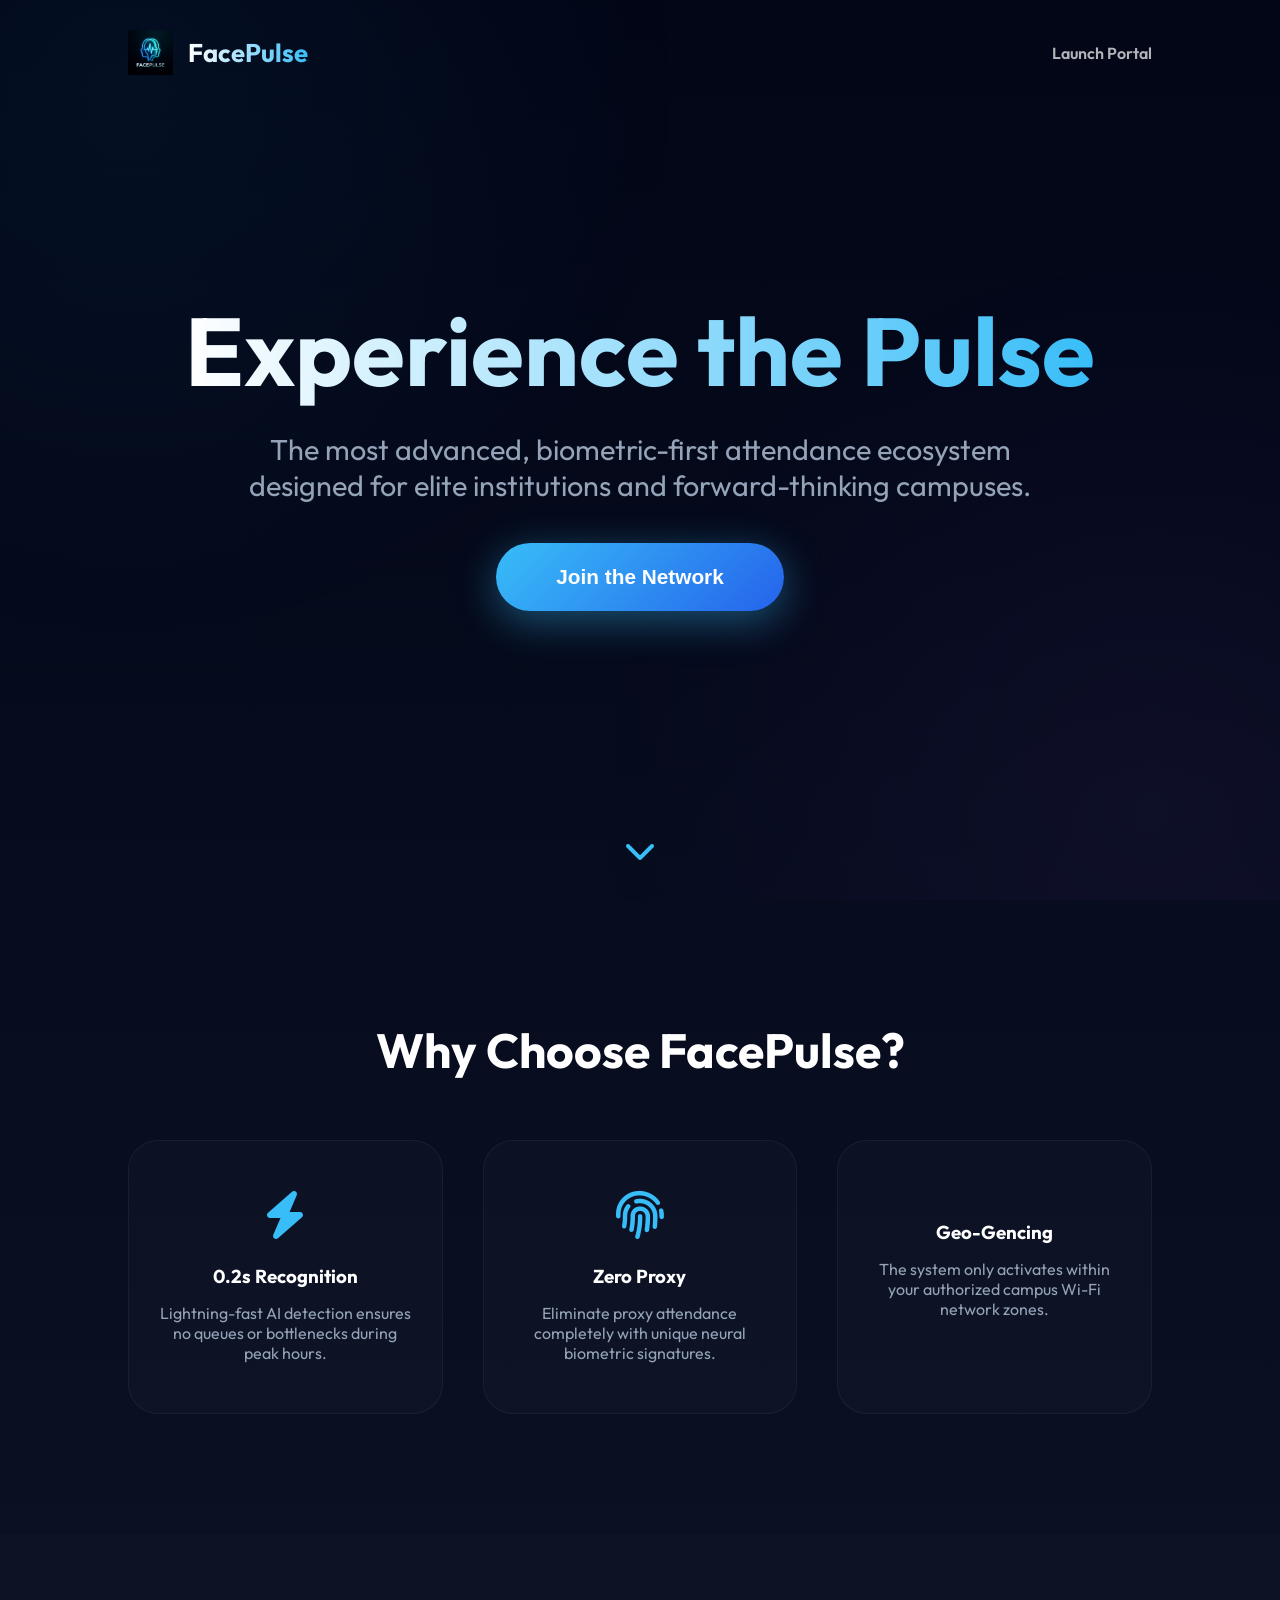
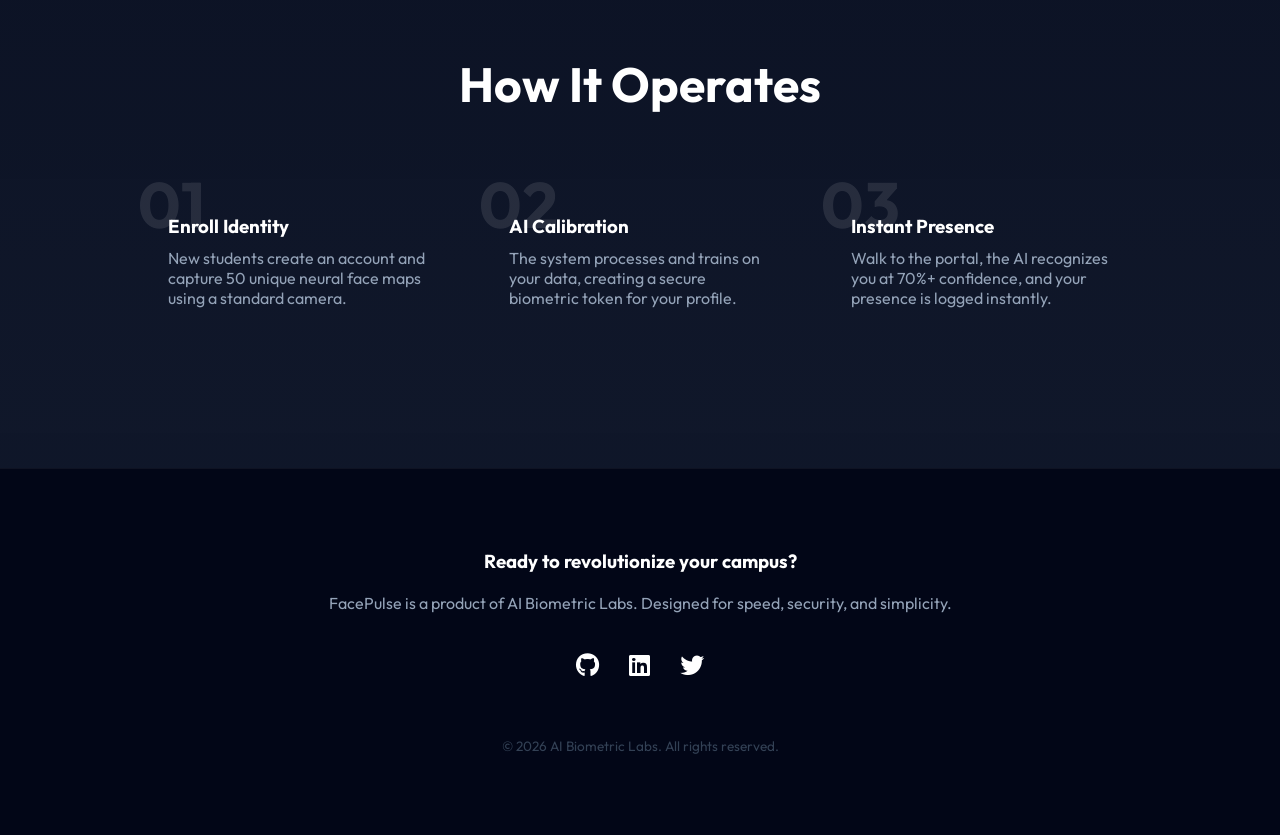
<file: templates/about.html>
<!DOCTYPE html>
<html lang="en">
<head>
    <meta charset="UTF-8">
    <meta name="viewport" content="width=device-width, initial-scale=1.0">
    <title>FacePulse | The AI Attendance Revolution</title>
    
    <link rel="icon" href="/static/img/logo.png" type="image/png">
    
    <!-- External Libs -->
    <link href="https://cdnjs.cloudflare.com/ajax/libs/font-awesome/6.0.0/css/all.min.css" rel="stylesheet">
    <link href="https://unpkg.com/aos@2.3.1/dist/aos.css" rel="stylesheet">
    <link href="https://fonts.googleapis.com/css2?family=Outfit:wght@300;400;600;700&display=swap" rel="stylesheet">
    <script src="https://unpkg.com/aos@2.3.1/dist/aos.js"></script>
    
    <link rel="stylesheet" href="/static/css/style.css">
    <style>
        .about-main {
            background: linear-gradient(to bottom, #020617, #0f172a);
            min-height: 100vh;
            color: #fff;
            scroll-behavior: smooth;
        }

        /* Hero Section */
        .hero-section {
            height: 100vh;
            display: flex;
            flex-direction: column;
            align-items: center;
            justify-content: center;
            text-align: center;
            padding: 0 20px;
            position: relative;
            z-index: 10;
        }

        .hero-title {
            font-size: 6rem;
            font-weight: 700;
            margin-bottom: 20px;
            background: linear-gradient(to right, #fff, #38bdf8);
            -webkit-background-clip: text;
            background-clip: text;
            -webkit-text-fill-color: transparent;
        }

        .hero-subtitle {
            font-size: 1.8rem;
            color: #94a3b8;
            max-width: 800px;
            margin-bottom: 40px;
        }

        .cta-btn {
            padding: 22px 60px;
            background: linear-gradient(135deg, #38bdf8, #2563eb);
            color: #fff;
            border: none;
            border-radius: 50px;
            font-size: 1.3rem;
            font-weight: 700;
            cursor: pointer;
            transition: 0.4s;
            box-shadow: 0 10px 40px rgba(56, 189, 248, 0.4);
        }

        .cta-btn:hover { transform: translateY(-5px) scale(1.05); box-shadow: 0 15px 50px rgba(56, 189, 248, 0.6); }

        /* Feature Section */
        .section-box { padding: 120px 10%; text-align: center; }
        .section-title { font-size: 3rem; margin-bottom: 60px; font-weight: 700; }

        .feature-flex { display: grid; grid-template-columns: repeat(3, 1fr); gap: 40px; }
        .feature-card {
            background: rgba(255, 255, 255, 0.02);
            border: 1px solid rgba(255, 255, 255, 0.05);
            padding: 50px 30px;
            border-radius: 30px;
            transition: 0.3s;
        }
        .feature-card:hover { border-color: #38bdf8; background: rgba(56, 189, 248, 0.05); transform: translateY(-10px); }

        .f-icon { font-size: 3rem; color: #38bdf8; margin-bottom: 25px; }

        /* Process Section */
        .process-row { display: flex; align-items: center; justify-content: space-between; margin-top: 50px; text-align: left; }
        .p-step { flex: 1; padding: 40px; position: relative; }
        .p-num { font-size: 4rem; font-weight: 700; opacity: 0.1; position: absolute; top: -10px; left: 10px; }

        /* Footer */
        .page-footer {
            padding: 80px 10%;
            background: #020617;
            border-top: 1px solid rgba(255, 255, 255, 0.05);
            text-align: center;
        }

        .scroll-down {
            position: absolute; bottom: 30px; left: 50%;
            transform: translateX(-50%);
            animation: bounce 2s infinite;
            font-size: 2rem; color: #38bdf8;
        }
        @keyframes bounce { 0%, 100% { bottom: 30px; } 50% { bottom: 20px; } }
    </style>
</head>
<body class="about-main">
    <div id="glow-bg"></div>
    
    <header style="padding: 30px 10%; display: flex; justify-content: space-between; align-items: center; position: absolute; width: 100%; top: 0; z-index: 100;">
        <div style="display: flex; align-items: center; gap: 15px;">
            <img src="/static/img/logo.png" style="height: 45px;">
            <span style="font-size: 1.6rem; font-weight: 700; background: linear-gradient(to right, #fff, #38bdf8); -webkit-background-clip: text; background-clip: text; -webkit-text-fill-color: transparent;">FacePulse</span>
        </div>
        <nav style="display: flex; gap: 40px;">
            <a href="/login" style="color: #fff; text-decoration: none; font-weight: 600; opacity: 0.7; transition: 0.3s;" onmouseover="this.style.opacity=1" onmouseout="this.style.opacity=0.7">Launch Portal</a>
        </nav>
    </header>

    <!-- Hero Section -->
    <section class="hero-section">
        <h1 class="hero-title" data-aos="zoom-out">Experience the Pulse</h1>
        <p class="hero-subtitle" data-aos="fade-up" data-aos-delay="200">The most advanced, biometric-first attendance ecosystem designed for elite institutions and forward-thinking campuses.</p>
        <button class="cta-btn" onclick="location.href='/login'" data-aos="fade-up" data-aos-delay="400">Join the Network</button>
        <div class="scroll-down"><i class="fas fa-chevron-down"></i></div>
    </section>

    <!-- Why Section -->
    <section class="section-box">
        <h2 class="section-title" data-aos="fade-up">Why Choose FacePulse?</h2>
        <div class="feature-flex">
            <div class="feature-card" data-aos="fade-up" data-aos-delay="100">
                <i class="fas fa-bolt f-icon"></i>
                <h3>0.2s Recognition</h3>
                <p style="color: #94a3b8; margin-top: 15px;">Lightning-fast AI detection ensures no queues or bottlenecks during peak hours.</p>
            </div>
            <div class="feature-card" data-aos="fade-up" data-aos-delay="200">
                <i class="fas fa-fingerprint f-icon"></i>
                <h3>Zero Proxy</h3>
                <p style="color: #94a3b8; margin-top: 15px;">Eliminate proxy attendance completely with unique neural biometric signatures.</p>
            </div>
            <div class="feature-card" data-aos="fade-up" data-aos-delay="300">
                <i class="fas fa-shield-halved f-icon"></i>
                <h3>Geo-Gencing</h3>
                <p style="color: #94a3b8; margin-top: 15px;">The system only activates within your authorized campus Wi-Fi network zones.</p>
            </div>
        </div>
    </section>

    <!-- Process Section -->
    <section class="section-box" style="background: rgba(255, 255, 255, 0.01);">
        <h2 class="section-title" data-aos="fade-up">How It Operates</h2>
        <div class="process-row">
            <div class="p-step" data-aos="fade-right">
                <span class="p-num">01</span>
                <h3>Enroll Identity</h3>
                <p style="color: #94a3b8; margin-top: 10px;">New students create an account and capture 50 unique neural face maps using a standard camera.</p>
            </div>
            <div class="p-step" data-aos="fade-up">
                <span class="p-num">02</span>
                <h3>AI Calibration</h3>
                <p style="color: #94a3b8; margin-top: 10px;">The system processes and trains on your data, creating a secure biometric token for your profile.</p>
            </div>
            <div class="p-step" data-aos="fade-left">
                <span class="p-num">03</span>
                <h3>Instant Presence</h3>
                <p style="color: #94a3b8; margin-top: 10px;">Walk to the portal, the AI recognizes you at 70%+ confidence, and your presence is logged instantly.</p>
            </div>
        </div>
    </section>

    <!-- Footer -->
    <footer class="page-footer">
        <h3 style="margin-bottom: 20px;">Ready to revolutionize your campus?</h3>
        <p style="color: #94a3b8; margin-bottom: 40px;">FacePulse is a product of AI Biometric Labs. Designed for speed, security, and simplicity.</p>
        <div style="display: flex; justify-content: center; gap: 30px; font-size: 1.5rem;">
            <i class="fab fa-github" style="cursor: pointer; transition: 0.3s;" onmouseover="this.style.color='#38bdf8'" onmouseout="this.style.color='#fff'"></i>
            <i class="fab fa-linkedin" style="cursor: pointer; transition: 0.3s;" onmouseover="this.style.color='#38bdf8'" onmouseout="this.style.color='#fff'"></i>
            <i class="fab fa-twitter" style="cursor: pointer; transition: 0.3s;" onmouseover="this.style.color='#38bdf8'" onmouseout="this.style.color='#fff'"></i>
        </div>
        <p style="margin-top: 60px; font-size: 0.85rem; color: #334155;">&copy; 2026 AI Biometric Labs. All rights reserved.</p>
    </footer>

    <script>
        AOS.init({ duration: 1000, once: true });
    </script>
</body>
</html>
</file>
<file: static/css/style.css>
:root {
    --bg-dark: #020617;
    --side-bg: #0f172a;
    --accent: #38bdf8;
    --accent-glow: rgba(56, 189, 248, 0.4);
    --green: #22c55e;
    --red: #ef4444;
    --purple: #a855f7;
    --text-main: #f8fafc;
    --text-mute: #94a3b8;
    --glass: rgba(15, 23, 42, 0.5);
    --glass-border: rgba(255, 255, 255, 0.1);
    --transition: 0.3s cubic-bezier(0.4, 0, 0.2, 1);
}

* { margin: 0; padding: 0; box-sizing: border-box; }
body { font-family: 'Outfit', sans-serif; background-color: var(--bg-dark); color: var(--text-main); overflow-x: hidden; min-height: 100vh; }
.hidden { display: none !important; }

#glow-bg { position: fixed; top: 0; left: 0; width: 100%; height: 100%; z-index: -1;
    background: radial-gradient(circle at 10% 10%, rgba(56, 189, 248, 0.05) 0%, transparent 40%),
                radial-gradient(circle at 90% 90%, rgba(168, 85, 247, 0.05) 0%, transparent 40%);
}

/* Sidebar Nav Links */
.nav-link { 
    width: 100%; padding: 18px 25px; background: transparent; border: none; border-radius: 18px;
    color: var(--text-mute); display: flex; align-items: center; gap: 20px; font-size: 1.1rem;
    cursor: pointer; transition: 0.3s; text-align: left;
}
.nav-link:hover { background: rgba(255, 255, 255, 0.03); color: #fff; transform: translateX(8px); }
.nav-link.active { background: var(--accent); color: #fff; box-shadow: 0 10px 20px rgba(56, 189, 248, 0.25); }

/* CTA Button */
.cta-btn {
    padding: 16px 30px; background: linear-gradient(135deg, var(--accent), #2563eb); border: none;
    border-radius: 12px; color: #fff; font-size: 1.05rem; font-weight: 700; cursor: pointer; transition: 0.3s;
}
.cta-btn:hover { transform: translateY(-3px); box-shadow: 0 10px 30px rgba(56, 189, 248, 0.3); }

/* Heatmap Grid Specifics */
.heatmap-grid { display: grid; grid-template-columns: repeat(7, 1fr); gap: 10px; margin-top: 25px; }
.h-box { aspect-ratio: 1; border-radius: 8px; background: rgba(255, 255, 255, 0.03); border: 1px solid var(--glass-border); transition: 0.3s; }
.h-box.active { background: #38bdf8; box-shadow: 0 0 15px var(--accent-glow); border: none; }

/* Scrollbar Style */
::-webkit-scrollbar { width: 8px; }
::-webkit-scrollbar-track { background: transparent; }
::-webkit-scrollbar-thumb { background: rgba(255, 255, 255, 0.05); border-radius: 10px; }
::-webkit-scrollbar-thumb:hover { background: var(--accent-glow); }

/* Portal Animations */
[data-aos] { pointer-events: none; }
[data-aos].aos-animate { pointer-events: auto; }

/* Form Elements (Horizontal Spread used in login page) */
.f-grid { display: grid; grid-template-columns: 1fr 1fr; gap: 20px; }
.span-full { grid-column: span 2; }

/* Feature Card Styling for Resources */
.f-card { background: rgba(255, 255, 255, 0.02); border: 1px solid var(--glass-border); padding: 30px; border-radius: 20px; transition: 0.3s; cursor: pointer; }
.f-card:hover { border-color: var(--accent); background: rgba(56, 189, 248, 0.05); transform: translateY(-5px); }

/* Layout Perfection */
.main-portal-view { flex: 1; height: 100vh; overflow-y: auto; padding-bottom: 100px; }
.glass-module { min-height: 200px; display: flex; flex-direction: column; justify-content: center; }
.summary-card { min-height: auto; justify-content: space-between; }
.schedule-card { transition: 0.2s; }
.schedule-card:hover { background: rgba(56, 189, 248, 0.05); transform: scale(1.02); }
</file>
